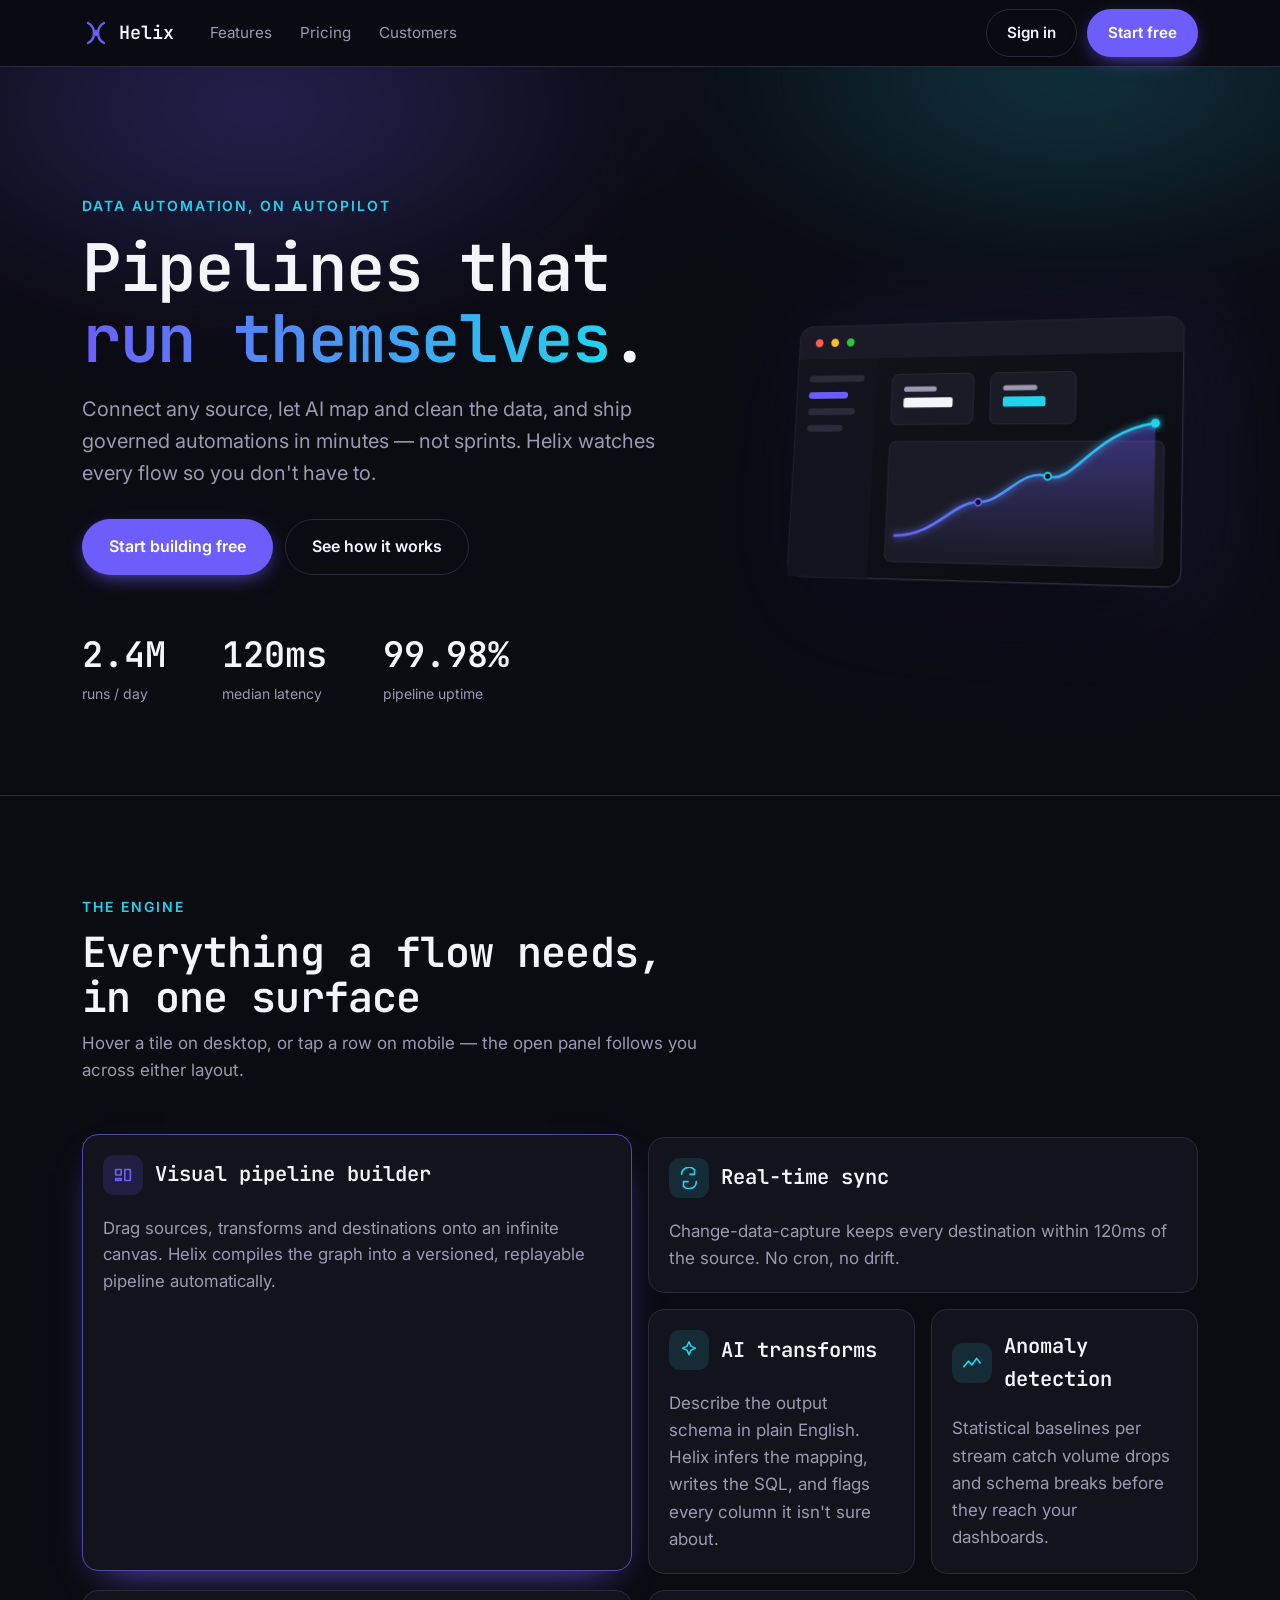
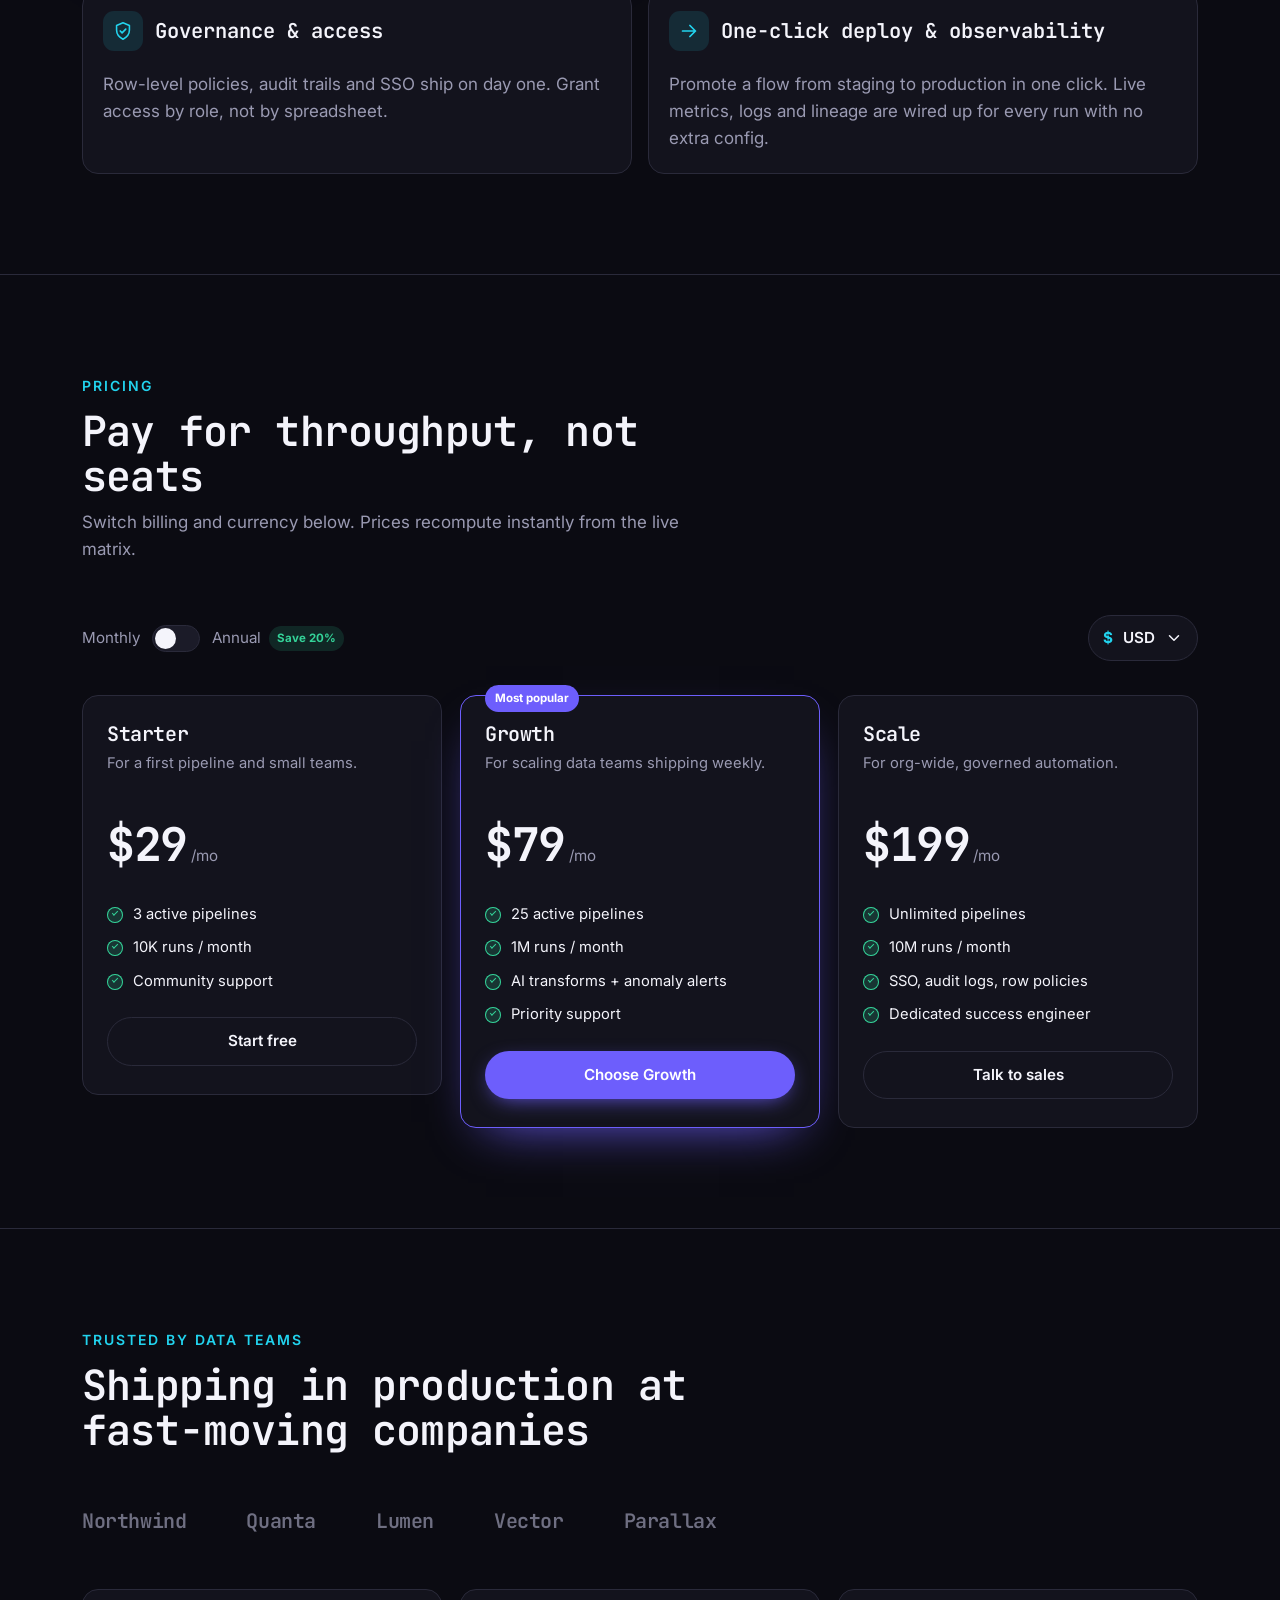
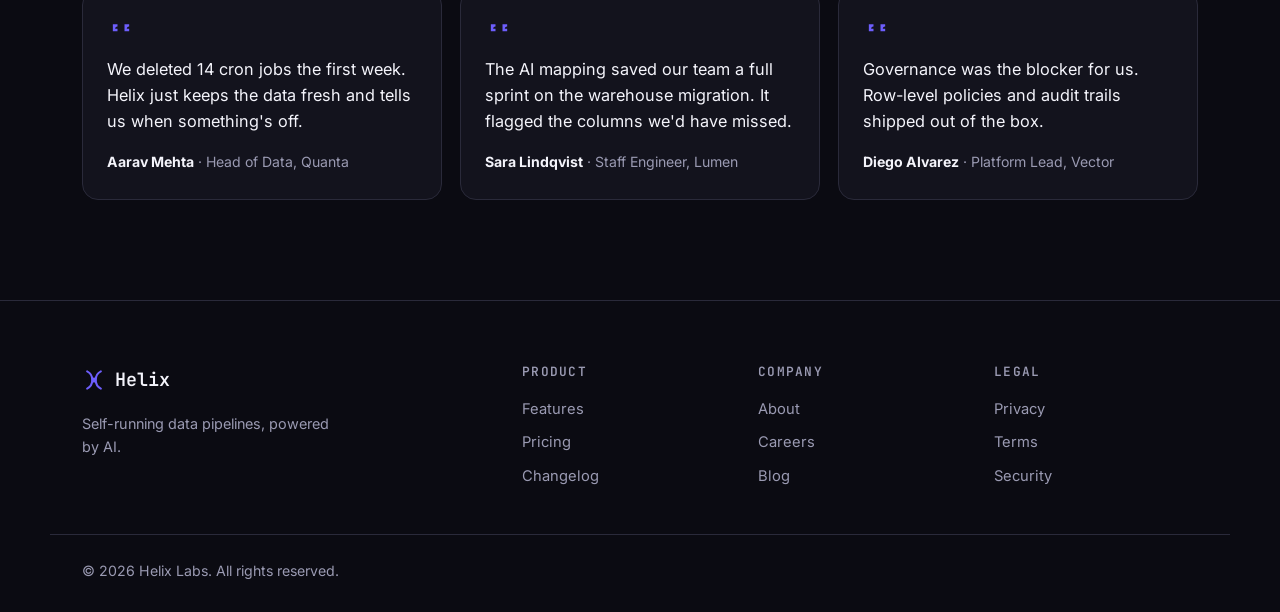
<file: index.html>
<!DOCTYPE html>
<html lang="en">
<head>
  <meta charset="UTF-8" />
  <meta name="viewport" content="width=device-width, initial-scale=1.0" />

  <!-- SEO HYGIENE & METADATA -->
  <title>Helix — AI Data Automation Platform | Self-Running Pipelines</title>
  <meta name="description" content="Helix turns raw data pipelines into self-running workflows. Connect any source, transform with AI, and ship governed automations in minutes." />
  <meta name="keywords" content="ai data automation, data pipelines, etl, workflow automation, saas" />
  <meta name="author" content="Helix" />
  <meta name="robots" content="index, follow" />
  <meta name="theme-color" content="#0b0b12" />
  <link rel="canonical" href="https://ai-platform-landing-sable.vercel.app/" />

  <!-- Open Graph -->
  <meta property="og:type" content="website" />
  <meta property="og:site_name" content="Helix" />
  <meta property="og:title" content="Helix — AI Data Automation Platform" />
  <meta property="og:description" content="Connect any source, transform with AI, and ship governed automations in minutes." />
  <meta property="og:url" content="https://ai-platform-landing-sable.vercel.app/" />
  <meta property="og:image" content="https://ai-platform-landing-sable.vercel.app/assets/og-image.png" />
  <meta property="og:image:width" content="1200" />
  <meta property="og:image:height" content="630" />

  <!-- Twitter -->
  <meta name="twitter:card" content="summary_large_image" />
  <meta name="twitter:title" content="Helix — AI Data Automation Platform" />
  <meta name="twitter:description" content="Self-running data pipelines, powered by AI." />
  <meta name="twitter:image" content="https://ai-platform-landing-sable.vercel.app/assets/og-image.png" />

  <link rel="icon" href="data:image/svg+xml,<svg xmlns='http://www.w3.org/2000/svg' viewBox='0 0 32 32'><circle cx='16' cy='16' r='14' fill='%236d5efc'/></svg>" />

  <script type="application/ld+json">
  {
    "@context": "https://schema.org",
    "@type": "SoftwareApplication",
    "name": "Helix",
    "applicationCategory": "BusinessApplication",
    "operatingSystem": "Web",
    "description": "AI data automation platform for self-running pipelines.",
    "offers": { "@type": "Offer", "price": "29", "priceCurrency": "USD" }
  }
  </script>

  <!-- Fonts: JetBrains Mono (headers) + Inter (body) -->
  <link rel="preconnect" href="https://fonts.googleapis.com" />
  <link rel="preconnect" href="https://fonts.gstatic.com" crossorigin />
  <link rel="stylesheet" href="https://fonts.googleapis.com/css2?family=Inter:wght@400;500;600;700&family=JetBrains+Mono:wght@500;600;700&display=swap" />

  <link rel="stylesheet" href="styles.css" />
</head>

<body>
  <!-- LOADING SEQUENCE (overlay only; content is in the DOM from first paint) -->
  <div id="loader" aria-hidden="true">
    <div class="loader__mark">
      <svg viewBox="0 0 48 48" width="48" height="48" aria-hidden="true">
        <circle class="loader__ring" cx="24" cy="24" r="18" />
      </svg>
    </div>
  </div>

  <!-- HEADER -->
  <header class="site-header" data-enter="1">
    <div class="container site-header__row">
      <a class="brand" href="#top" aria-label="Helix home">
        <svg class="brand__logo" viewBox="0 0 28 28" width="28" height="28" aria-hidden="true">
          <path d="M6 4c8 4 8 16 0 20M22 4c-8 4-8 16 0 20" fill="none" stroke="currentColor" stroke-width="2.4" stroke-linecap="round"/>
          <circle cx="14" cy="14" r="3" fill="currentColor"/>
        </svg>
        <span class="brand__name">Helix</span>
      </a>

      <nav class="site-nav" aria-label="Primary">
        <a href="#features">Features</a>
        <a href="#pricing">Pricing</a>
        <a href="#proof">Customers</a>
      </nav>

      <div class="site-header__actions">
        <a class="btn btn--ghost" href="#">Sign in</a>
        <a class="btn btn--solid" href="#pricing">Start free</a>
      </div>

      <button class="nav-toggle" data-nav-toggle aria-label="Open menu" aria-expanded="false">
        <span></span><span></span><span></span>
      </button>
    </div>
    <nav class="mobile-menu" data-mobile-menu aria-label="Mobile" hidden>
      <a href="#features">Features</a>
      <a href="#pricing">Pricing</a>
      <a href="#proof">Customers</a>
      <a class="btn btn--solid" href="#pricing">Start free</a> 
    </nav>
  </header>

  <main id="top">
    <!-- HERO -->
    <section class="hero" aria-label="Hero">
      <div class="hero__bg" aria-hidden="true"></div>
      <div class="container hero__inner">
        <div class="hero__copy">
          <p class="eyebrow" data-enter="1">Data automation, on autopilot</p>
          <h1 id="hero-title" class="hero__title" data-enter="2">
            Pipelines that <span class="grad">run themselves</span>.
          </h1>
          <p class="hero__lead" data-enter="3">
            Connect any source, let AI map and clean the data, and ship governed
            automations in minutes — not sprints. Helix watches every flow so you don't have to.
          </p>
          <div class="hero__cta" data-enter="3">
            <a class="btn btn--solid btn--lg" href="#pricing">Start building free</a>
            <a class="btn btn--ghost btn--lg" href="#features">See how it works</a>
          </div>
          <dl class="hero__stats" data-enter="3">
            <div><dt>2.4M</dt><dd>runs / day</dd></div>
            <div><dt>120ms</dt><dd>median latency</dd></div>
            <div><dt>99.98%</dt><dd>pipeline uptime</dd></div>
          </dl>
        </div>

        <!-- NEW: Pure SVG 3D Abstract Dashboard Graphic -->
               <div class="hero__visual" data-enter="3">
          <div class="dashboard-3d">
            <svg viewBox="0 0 500 360" width="100%" height="100%" xmlns="http://www.w3.org/2000/svg" aria-hidden="true">
              <defs>
                <linearGradient id="bgGrad" x1="0" y1="0" x2="1" y2="1">
                  <stop offset="0%" stop-color="#13131d"/>
                  <stop offset="100%" stop-color="#0b0b12"/>
                </linearGradient>
                <linearGradient id="lineGrad" x1="0" y1="0" x2="1" y2="0">
                  <stop offset="0%" stop-color="#6d5efc"/>
                  <stop offset="100%" stop-color="#22d3ee"/>
                </linearGradient>
                <linearGradient id="fillGrad" x1="0" y1="0" x2="0" y2="1">
                  <stop offset="0%" stop-color="#6d5efc" stop-opacity="0.4"/>
                  <stop offset="100%" stop-color="#6d5efc" stop-opacity="0"/>
                </linearGradient>
                <filter id="glow" x="-50%" y="-50%" width="200%" height="200%">
                  <feGaussianBlur stdDeviation="4" result="blur" />
                  <feMerge>
                    <feMergeNode in="blur" />
                    <feMergeNode in="SourceGraphic" />
                  </feMerge>
                </filter>
              </defs>

              <!-- App Window Background -->
              <rect x="20" y="30" width="460" height="300" rx="16" fill="url(#bgGrad)" stroke="#2a2a3a" stroke-width="1.5" />
              
              <!-- Title Bar -->
              <rect x="20" y="30" width="460" height="40" rx="16" fill="#1b1b28" />
              <rect x="20" y="50" width="460" height="20" fill="#1b1b28" /> 
              <circle cx="45" cy="50" r="5" fill="#ff5f56"/>
              <circle cx="65" cy="50" r="5" fill="#ffbd2e"/>
              <circle cx="85" cy="50" r="5" fill="#27c93f"/>

              <!-- Sidebar -->
              <rect x="20" y="70" width="100" height="260" fill="#13131d" />
              <rect x="35" y="90" width="70" height="8" rx="4" fill="#2a2a3a" />
              <rect x="35" y="110" width="50" height="8" rx="4" fill="#6d5efc" /> <!-- Active nav -->
              <rect x="35" y="130" width="60" height="8" rx="4" fill="#2a2a3a" />
              <rect x="35" y="150" width="45" height="8" rx="4" fill="#2a2a3a" />

              <!-- Main Content Area -->
              <!-- Data Cards -->
              <rect x="140" y="90" width="100" height="60" rx="8" fill="#1b1b28" stroke="#2a2a3a" />
              <rect x="155" y="105" width="40" height="6" rx="3" fill="#9a9ab2" />
              <rect x="155" y="118" width="60" height="12" rx="3" fill="#f4f4fb" />
              
              <rect x="260" y="90" width="100" height="60" rx="8" fill="#1b1b28" stroke="#2a2a3a" />
              <rect x="275" y="105" width="40" height="6" rx="3" fill="#9a9ab2" />
              <rect x="275" y="118" width="50" height="12" rx="3" fill="#22d3ee" />

              <!-- Graph Area -->
              <rect x="140" y="170" width="320" height="140" rx="8" fill="#1b1b28" stroke="#2a2a3a" />
              
              <!-- Graph Fill -->
              <path d="M 150 280 C 200 280, 220 240, 250 240 C 280 240, 300 200, 330 210 C 360 220, 380 160, 450 150 L 450 300 L 150 300 Z" fill="url(#fillGrad)" />
              
              <!-- Graph Line -->
              <path d="M 150 280 C 200 280, 220 240, 250 240 C 280 240, 300 200, 330 210 C 360 220, 380 160, 450 150" fill="none" stroke="url(#lineGrad)" stroke-width="3" filter="url(#glow)" />
              
              <!-- Graph Nodes -->
              <circle cx="250" cy="240" r="4" fill="#0b0b12" stroke="#6d5efc" stroke-width="2"/>
              <circle cx="330" cy="210" r="4" fill="#0b0b12" stroke="#22d3ee" stroke-width="2"/>
              <circle cx="450" cy="150" r="5" fill="#22d3ee" filter="url(#glow)"/>
            </svg>
          </div>
        </div>
      </div>
    </section>

    <!-- FEATURE 2: BENTO ↔ ACCORDION -->
    <section id="features" class="features" aria-labelledby="features-title">
      <div class="container">
        <header class="section-head">
          <p class="eyebrow">The engine</p>
          <h2 id="features-title">Everything a flow needs, in one surface</h2>
          <p class="section-sub">Hover a tile on desktop, or tap a row on mobile — the open panel follows you across either layout.</p>
        </header>

        <div class="bento" data-bento>
          <article class="feature feature--lg" data-index="0">
            <button class="feature__head" aria-expanded="false" aria-controls="panel-0">
              <span class="feature__icon">
                <svg viewBox="0 0 24 24" width="22" height="22" aria-hidden="true"><path d="M4 6h6v6H4zM14 6h6v12h-6zM4 16h6v2H4z" fill="none" stroke="currentColor" stroke-width="1.8" stroke-linejoin="round"/></svg>
              </span>
              <span class="feature__title">Visual pipeline builder</span>
              <span class="feature__chevron" aria-hidden="true">
                <svg viewBox="0 0 24 24" width="20" height="20"><path d="M6 9l6 6 6-6" fill="none" stroke="currentColor" stroke-width="2" stroke-linecap="round" stroke-linejoin="round"/></svg>
              </span>
            </button>
            <div class="feature__panel" id="panel-0" role="region">
              <div class="feature__panel-inner">
                <p>Drag sources, transforms and destinations onto an infinite canvas. Helix compiles the graph into a versioned, replayable pipeline automatically.</p>
              </div>
            </div>
          </article>

          <article class="feature" data-index="1">
            <button class="feature__head" aria-expanded="false" aria-controls="panel-1">
              <span class="feature__icon">
                <svg viewBox="0 0 24 24" width="22" height="22" aria-hidden="true"><path d="M4 8a8 8 0 0114-5M20 16a8 8 0 01-14 5" fill="none" stroke="currentColor" stroke-width="1.8" stroke-linecap="round"/><path d="M18 3v5h-5M6 21v-5h5" fill="none" stroke="currentColor" stroke-width="1.8" stroke-linecap="round" stroke-linejoin="round"/></svg>
              </span>
              <span class="feature__title">Real-time sync</span>
              <span class="feature__chevron" aria-hidden="true">
                <svg viewBox="0 0 24 24" width="20" height="20"><path d="M6 9l6 6 6-6" fill="none" stroke="currentColor" stroke-width="2" stroke-linecap="round" stroke-linejoin="round"/></svg>
              </span>
            </button>
            <div class="feature__panel" id="panel-1" role="region">
              <div class="feature__panel-inner">
                <p>Change-data-capture keeps every destination within 120ms of the source. No cron, no drift.</p>
              </div>
            </div>
          </article>

          <article class="feature" data-index="2">
            <button class="feature__head" aria-expanded="false" aria-controls="panel-2">
              <span class="feature__icon">
                <svg viewBox="0 0 24 24" width="22" height="22" aria-hidden="true"><path d="M12 3l2.2 4.8L19 10l-4.8 2.2L12 17l-2.2-4.8L5 10l4.8-2.2z" fill="none" stroke="currentColor" stroke-width="1.7" stroke-linejoin="round"/></svg>
              </span>
              <span class="feature__title">AI transforms</span>
              <span class="feature__chevron" aria-hidden="true">
                <svg viewBox="0 0 24 24" width="20" height="20"><path d="M6 9l6 6 6-6" fill="none" stroke="currentColor" stroke-width="2" stroke-linecap="round" stroke-linejoin="round"/></svg>
              </span>
            </button>
            <div class="feature__panel" id="panel-2" role="region">
              <div class="feature__panel-inner">
                <p>Describe the output schema in plain English. Helix infers the mapping, writes the SQL, and flags every column it isn't sure about.</p>
              </div>
            </div>
          </article>

          <article class="feature" data-index="3">
            <button class="feature__head" aria-expanded="false" aria-controls="panel-3">
              <span class="feature__icon">
                <svg viewBox="0 0 24 24" width="22" height="22" aria-hidden="true"><path d="M3 16l5-6 4 4 5-7 4 5" fill="none" stroke="currentColor" stroke-width="1.8" stroke-linecap="round" stroke-linejoin="round"/></svg>
              </span>
              <span class="feature__title">Anomaly detection</span>
              <span class="feature__chevron" aria-hidden="true">
                <svg viewBox="0 0 24 24" width="20" height="20"><path d="M6 9l6 6 6-6" fill="none" stroke="currentColor" stroke-width="2" stroke-linecap="round" stroke-linejoin="round"/></svg>
              </span>
            </button>
            <div class="feature__panel" id="panel-3" role="region">
              <div class="feature__panel-inner">
                <p>Statistical baselines per stream catch volume drops and schema breaks before they reach your dashboards.</p>
              </div>
            </div>
          </article>

          <article class="feature" data-index="4">
            <button class="feature__head" aria-expanded="false" aria-controls="panel-4">
              <span class="feature__icon">
                <svg viewBox="0 0 24 24" width="22" height="22" aria-hidden="true"><path d="M12 3l7 3v5c0 4.5-3 8-7 10-4-2-7-5.5-7-10V6z" fill="none" stroke="currentColor" stroke-width="1.7" stroke-linejoin="round"/><path d="M9 12l2 2 4-4" fill="none" stroke="currentColor" stroke-width="1.8" stroke-linecap="round" stroke-linejoin="round"/></svg>
              </span>
              <span class="feature__title">Governance &amp; access</span>
              <span class="feature__chevron" aria-hidden="true">
                <svg viewBox="0 0 24 24" width="20" height="20"><path d="M6 9l6 6 6-6" fill="none" stroke="currentColor" stroke-width="2" stroke-linecap="round" stroke-linejoin="round"/></svg>
              </span>
            </button>
            <div class="feature__panel" id="panel-4" role="region">
              <div class="feature__panel-inner">
                <p>Row-level policies, audit trails and SSO ship on day one. Grant access by role, not by spreadsheet.</p>
              </div>
            </div>
          </article>

          <article class="feature feature--wide" data-index="5">
            <button class="feature__head" aria-expanded="false" aria-controls="panel-5">
              <span class="feature__icon">
                <svg viewBox="0 0 24 24" width="22" height="22" aria-hidden="true"><path d="M5 12h14M13 6l6 6-6 6" fill="none" stroke="currentColor" stroke-width="1.9" stroke-linecap="round" stroke-linejoin="round"/></svg>
              </span>
              <span class="feature__title">One-click deploy &amp; observability</span>
              <span class="feature__chevron" aria-hidden="true">
                <svg viewBox="0 0 24 24" width="20" height="20"><path d="M6 9l6 6 6-6" fill="none" stroke="currentColor" stroke-width="2" stroke-linecap="round" stroke-linejoin="round"/></svg>
              </span>
            </button>
            <div class="feature__panel" id="panel-5" role="region">
              <div class="feature__panel-inner">
                <p>Promote a flow from staging to production in one click. Live metrics, logs and lineage are wired up for every run with no extra config.</p>
              </div>
            </div>
          </article>
        </div>
      </div>
    </section>

    <!-- FEATURE 1: PRICING MATRIX -->
    <section id="pricing" class="pricing" aria-labelledby="pricing-title">
      <div class="container">
        <header class="section-head">
          <p class="eyebrow">Pricing</p>
          <h2 id="pricing-title">Pay for throughput, not seats</h2>
          <p class="section-sub">Switch billing and currency below. Prices recompute instantly from the live matrix.</p>
        </header>

        <div class="pricing__controls">
          <div class="billing" role="group" aria-label="Billing cycle">
            <span class="billing__label" data-billing-monthly>Monthly</span>
            <button class="switch" role="switch" aria-checked="false" data-billing aria-label="Toggle annual billing">
              <span class="switch__knob"></span>
            </button>
            <span class="billing__label" data-billing-annual>
              Annual <span class="badge" data-save>Save 20%</span>
            </span>
          </div>

          <div class="dropdown" data-dropdown>
            <button class="dropdown__btn" aria-haspopup="listbox" aria-expanded="false" aria-label="Select currency">
              <span class="dropdown__cur" data-cur-symbol>$</span>
              <span data-cur-code>USD</span>
              <svg viewBox="0 0 24 24" width="18" height="18" aria-hidden="true"><path d="M6 9l6 6 6-6" fill="none" stroke="currentColor" stroke-width="2" stroke-linecap="round" stroke-linejoin="round"/></svg>
            </button>
            <ul class="dropdown__menu" role="listbox" aria-label="Currency" hidden>
              <li role="option" data-value="USD" aria-selected="true" tabindex="-1"><span>$</span> USD — US Dollar</li>
              <li role="option" data-value="INR" aria-selected="false" tabindex="-1"><span>₹</span> INR — Indian Rupee</li>
              <li role="option" data-value="EUR" aria-selected="false" tabindex="-1"><span>€</span> EUR — Euro</li>
            </ul>
          </div>
        </div>

        <div class="tiers">
          <article class="tier" data-tier="starter">
            <h3 class="tier__name">Starter</h3>
            <p class="tier__desc">For a first pipeline and small teams.</p>
            <p class="tier__price">
              <span class="tier__amount" data-amount="starter">—</span>
              <span class="tier__period" data-period>/mo</span>
            </p>
            <ul class="tier__features">
              <li>3 active pipelines</li>
              <li>10K runs / month</li>
              <li>Community support</li>
            </ul>
            <a class="btn btn--ghost btn--block" href="#">Start free</a>
          </article>

          <article class="tier tier--featured" data-tier="growth">
            <span class="tier__flag">Most popular</span>
            <h3 class="tier__name">Growth</h3>
            <p class="tier__desc">For scaling data teams shipping weekly.</p>
            <p class="tier__price">
              <span class="tier__amount" data-amount="growth">—</span>
              <span class="tier__period" data-period>/mo</span>
            </p>
            <ul class="tier__features">
              <li>25 active pipelines</li>
              <li>1M runs / month</li>
              <li>AI transforms + anomaly alerts</li>
              <li>Priority support</li>
            </ul>
            <a class="btn btn--solid btn--block" href="#">Choose Growth</a>
          </article>

          <article class="tier" data-tier="scale">
            <h3 class="tier__name">Scale</h3>
            <p class="tier__desc">For org-wide, governed automation.</p>
            <p class="tier__price">
              <span class="tier__amount" data-amount="scale">—</span>
              <span class="tier__period" data-period>/mo</span>
            </p>
            <ul class="tier__features">
              <li>Unlimited pipelines</li>
              <li>10M runs / month</li>
              <li>SSO, audit logs, row policies</li>
              <li>Dedicated success engineer</li>
            </ul>
            <a class="btn btn--ghost btn--block" href="#">Talk to sales</a>
          </article>
        </div>
      </div>
    </section>

    <!-- SOCIAL PROOF -->
    <section id="proof" class="proof" aria-labelledby="proof-title">
      <div class="container">
        <header class="section-head">
          <p class="eyebrow">Trusted by data teams</p>
          <h2 id="proof-title">Shipping in production at fast-moving companies</h2>
        </header>

        <ul class="logos" aria-label="Customer logos">
          <li>Northwind</li><li>Quanta</li><li>Lumen</li><li>Vector</li><li>Parallax</li>
        </ul>

        <div class="quotes">
          <figure class="quote">
            <svg class="quote__mark" viewBox="0 0 24 24" width="28" height="28" aria-hidden="true"><path d="M9 7H5v6h4v-2H7c0-1 .5-2 2-2zM19 7h-4v6h4v-2h-2c0-1 .5-2 2-2z" fill="currentColor"/></svg>
            <blockquote>We deleted 14 cron jobs the first week. Helix just keeps the data fresh and tells us when something's off.</blockquote>
            <figcaption><strong>Aarav Mehta</strong> · Head of Data, Quanta</figcaption>
          </figure>
          <figure class="quote">
            <svg class="quote__mark" viewBox="0 0 24 24" width="28" height="28" aria-hidden="true"><path d="M9 7H5v6h4v-2H7c0-1 .5-2 2-2zM19 7h-4v6h4v-2h-2c0-1 .5-2 2-2z" fill="currentColor"/></svg>
            <blockquote>The AI mapping saved our team a full sprint on the warehouse migration. It flagged the columns we'd have missed.</blockquote>
            <figcaption><strong>Sara Lindqvist</strong> · Staff Engineer, Lumen</figcaption>
          </figure>
          <figure class="quote">
            <svg class="quote__mark" viewBox="0 0 24 24" width="28" height="28" aria-hidden="true"><path d="M9 7H5v6h4v-2H7c0-1 .5-2 2-2zM19 7h-4v6h4v-2h-2c0-1 .5-2 2-2z" fill="currentColor"/></svg>
            <blockquote>Governance was the blocker for us. Row-level policies and audit trails shipped out of the box.</blockquote>
            <figcaption><strong>Diego Alvarez</strong> · Platform Lead, Vector</figcaption>
          </figure>
        </div>
      </div>
    </section>
  </main>

  <!-- FOOTER -->
  <footer class="site-footer">
    <div class="container site-footer__grid">
      <div class="site-footer__brand">
        <a class="brand" href="#top" aria-label="Helix home">
          <svg class="brand__logo" viewBox="0 0 28 28" width="24" height="24" aria-hidden="true"><path d="M6 4c8 4 8 16 0 20M22 4c-8 4-8 16 0 20" fill="none" stroke="currentColor" stroke-width="2.4" stroke-linecap="round"/><circle cx="14" cy="14" r="3" fill="currentColor"/></svg>
          <span class="brand__name">Helix</span>
        </a>
        <p>Self-running data pipelines, powered by AI.</p>
      </div>
      <nav aria-label="Product"><h3>Product</h3><a href="#features">Features</a><a href="#pricing">Pricing</a><a href="#">Changelog</a></nav>
      <nav aria-label="Company"><h3>Company</h3><a href="#">About</a><a href="#">Careers</a><a href="#">Blog</a></nav>
      <nav aria-label="Legal"><h3>Legal</h3><a href="#">Privacy</a><a href="#">Terms</a><a href="#">Security</a></nav>
    </div>
    <div class="container site-footer__base">
      <small>© 2026 Helix Labs. All rights reserved.</small>
    </div>
  </footer>

  <script src="main.js" defer></script>
</body>
</html>
</file>
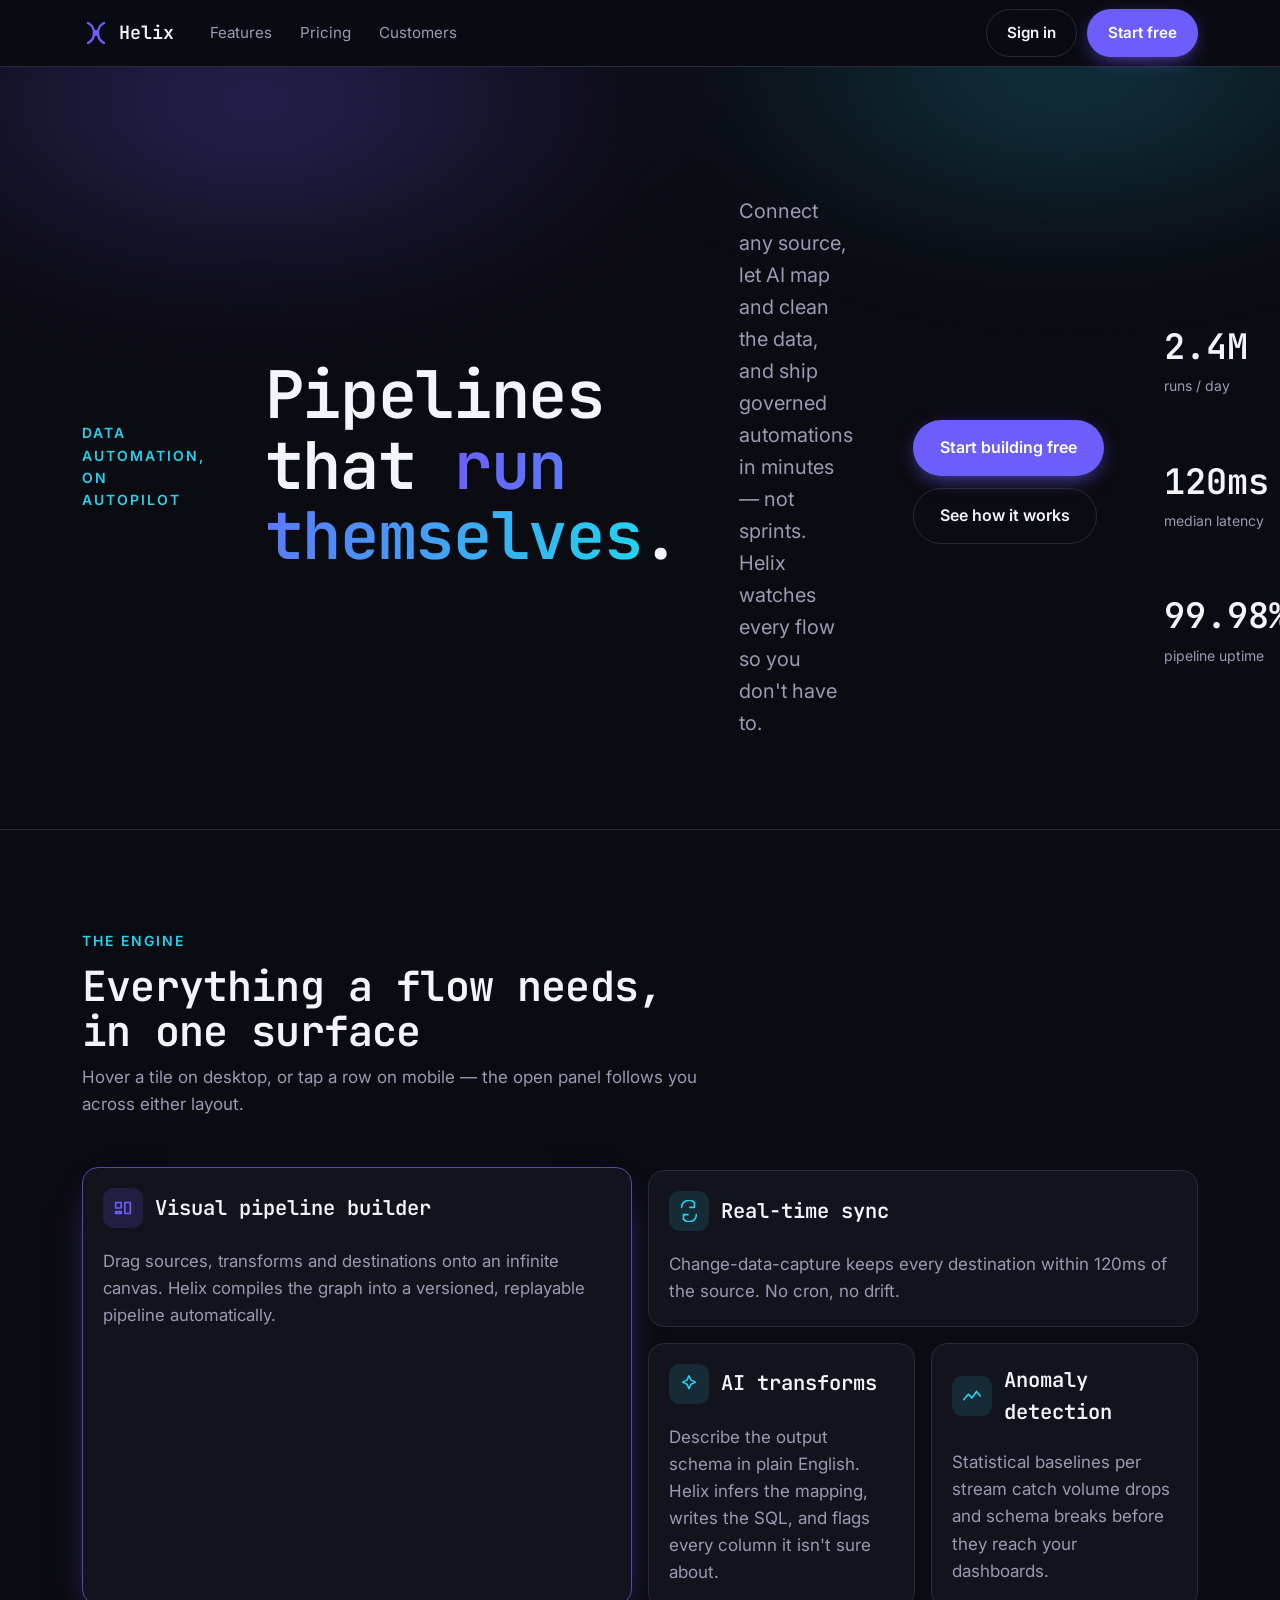
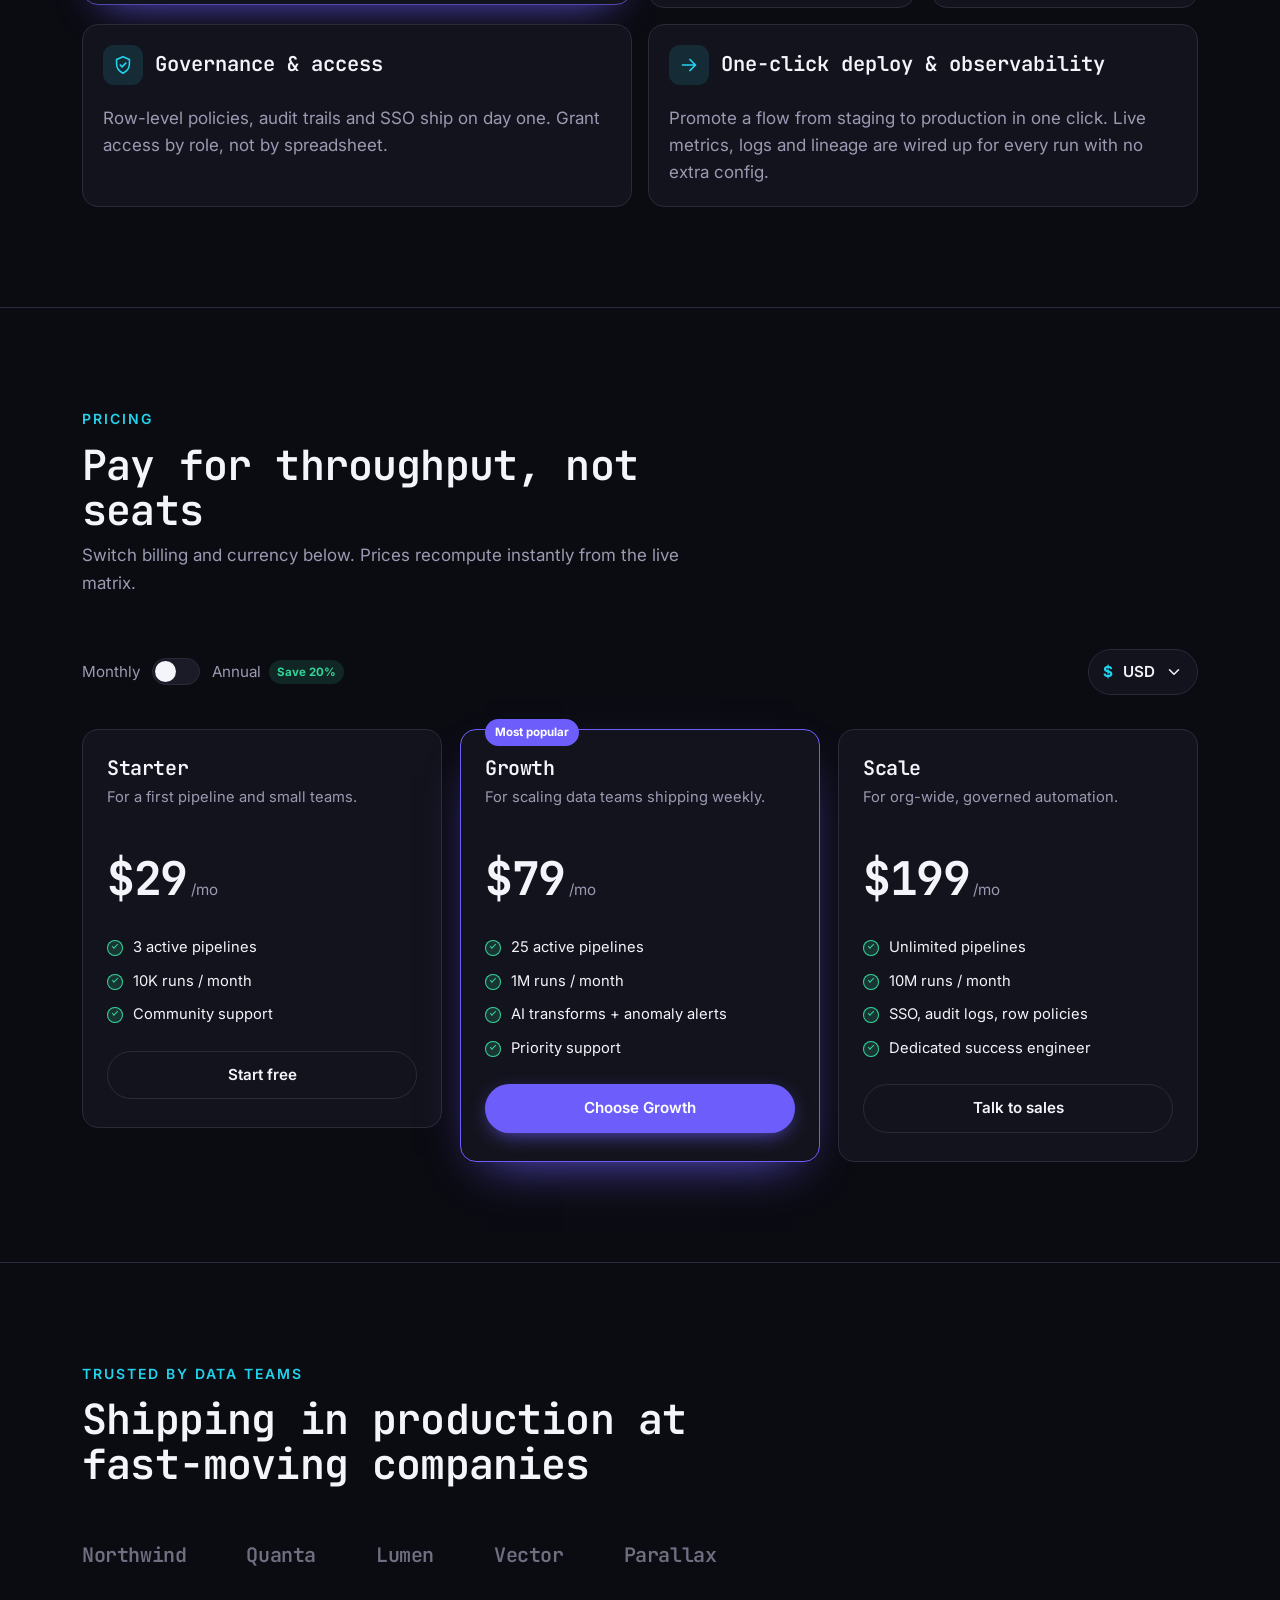
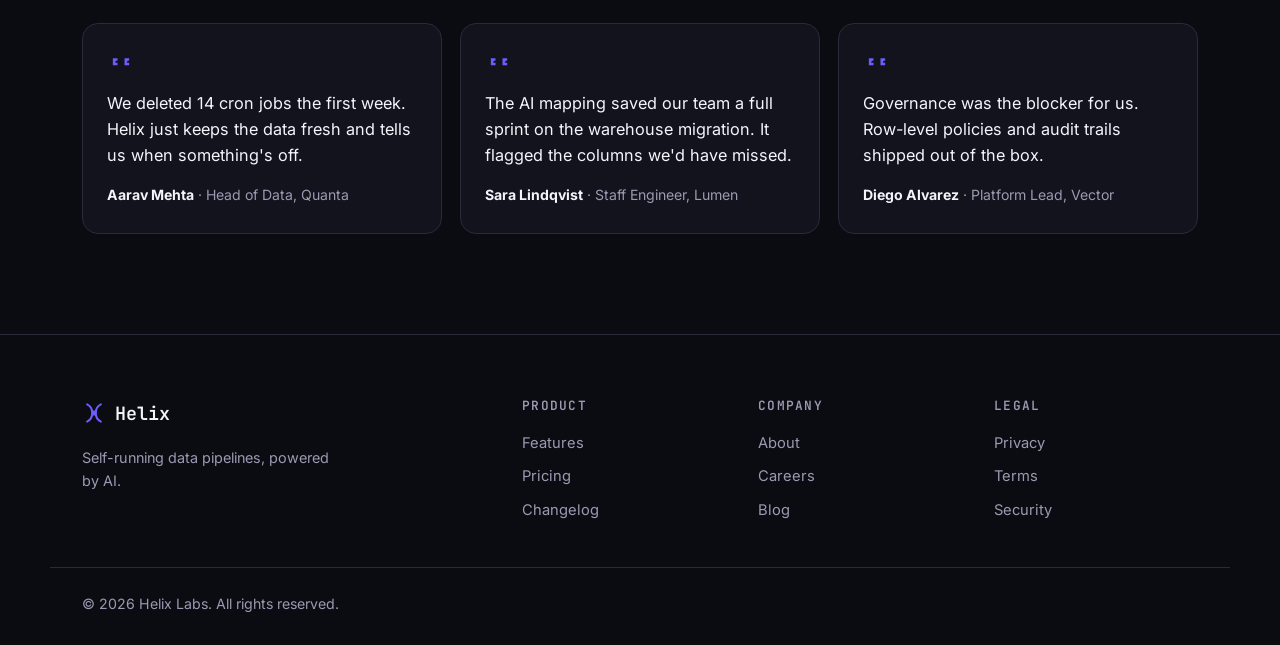
<file: index_1.html>
<!DOCTYPE html>
<html lang="en">
<head>
  <meta charset="UTF-8" />
  <meta name="viewport" content="width=device-width, initial-scale=1.0" />

  <!-- SEO HYGIENE & METADATA -->
  <title>Helix — AI Data Automation Platform | Self-Running Pipelines</title>
  <meta name="description" content="Helix turns raw data pipelines into self-running workflows. Connect any source, transform with AI, and ship governed automations in minutes." />
  <meta name="keywords" content="ai data automation, data pipelines, etl, workflow automation, saas" />
  <meta name="author" content="Helix" />
  <meta name="robots" content="index, follow" />
  <meta name="theme-color" content="#0b0b12" />
  <link rel="canonical" href="https://ai-platform-landing-sable.vercel.app/" />

  <!-- Open Graph -->
  <meta property="og:type" content="website" />
  <meta property="og:site_name" content="Helix" />
  <meta property="og:title" content="Helix — AI Data Automation Platform" />
  <meta property="og:description" content="Connect any source, transform with AI, and ship governed automations in minutes." />
  <meta property="og:url" content="https://ai-platform-landing-sable.vercel.app/" />
  <meta property="og:image" content="https://ai-platform-landing-sable.vercel.app/assets/og-image.png" />
  <meta property="og:image:width" content="1200" />
  <meta property="og:image:height" content="630" />

  <!-- Twitter -->
  <meta name="twitter:card" content="summary_large_image" />
  <meta name="twitter:title" content="Helix — AI Data Automation Platform" />
  <meta name="twitter:description" content="Self-running data pipelines, powered by AI." />
  <meta name="twitter:image" content="https://ai-platform-landing-sable.vercel.app/assets/og-image.png" />

  <link rel="icon" href="data:image/svg+xml,<svg xmlns='http://www.w3.org/2000/svg' viewBox='0 0 32 32'><circle cx='16' cy='16' r='14' fill='%236d5efc'/></svg>" />

  <script type="application/ld+json">
  {
    "@context": "https://schema.org",
    "@type": "SoftwareApplication",
    "name": "Helix",
    "applicationCategory": "BusinessApplication",
    "operatingSystem": "Web",
    "description": "AI data automation platform for self-running pipelines.",
    "offers": { "@type": "Offer", "price": "29", "priceCurrency": "USD" }
  }
  </script>

  <!-- Fonts: JetBrains Mono (headers) + Inter (body) -->
  <link rel="preconnect" href="https://fonts.googleapis.com" />
  <link rel="preconnect" href="https://fonts.gstatic.com" crossorigin />
  <link rel="stylesheet" href="https://fonts.googleapis.com/css2?family=Inter:wght@400;500;600;700&family=JetBrains+Mono:wght@500;600;700&display=swap" />

  <link rel="stylesheet" href="styles.css" />
</head>

<body>
  <!-- LOADING SEQUENCE (overlay only; content is in the DOM from first paint) -->
  <div id="loader" aria-hidden="true">
    <div class="loader__mark">
      <svg viewBox="0 0 48 48" width="48" height="48" aria-hidden="true">
        <circle class="loader__ring" cx="24" cy="24" r="18" />
      </svg>
    </div>
  </div>

  <!-- HEADER -->
  <header class="site-header" data-enter="1">
    <div class="container site-header__row">
      <a class="brand" href="#top" aria-label="Helix home">
        <svg class="brand__logo" viewBox="0 0 28 28" width="28" height="28" aria-hidden="true">
          <path d="M6 4c8 4 8 16 0 20M22 4c-8 4-8 16 0 20" fill="none" stroke="currentColor" stroke-width="2.4" stroke-linecap="round"/>
          <circle cx="14" cy="14" r="3" fill="currentColor"/>
        </svg>
        <span class="brand__name">Helix</span>
      </a>

      <nav class="site-nav" aria-label="Primary">
        <a href="#features">Features</a>
        <a href="#pricing">Pricing</a>
        <a href="#proof">Customers</a>
      </nav>

      <div class="site-header__actions">
        <a class="btn btn--ghost" href="#">Sign in</a>
        <a class="btn btn--solid" href="#pricing">Start free</a>
      </div>

      <button class="nav-toggle" data-nav-toggle aria-label="Open menu" aria-expanded="false">
        <span></span><span></span><span></span>
      </button>
    </div>
    <nav class="mobile-menu" data-mobile-menu aria-label="Mobile" hidden>
      <a href="#features">Features</a>
      <a href="#pricing">Pricing</a>
      <a href="#proof">Customers</a>
      <a class="btn btn--solid" href="#pricing">Start free</a>
    </nav>
  </header>

  <main id="top">
    <!-- HERO -->
    <section class="hero" aria-labelledby="hero-title">
      <div class="hero__bg" aria-hidden="true"></div>
      <div class="container hero__inner">
        <p class="eyebrow" data-enter="1">Data automation, on autopilot</p>
        <h1 id="hero-title" class="hero__title" data-enter="2">
          Pipelines that <span class="grad">run themselves</span>.
        </h1>
        <p class="hero__lead" data-enter="3">
          Connect any source, let AI map and clean the data, and ship governed
          automations in minutes — not sprints. Helix watches every flow so you don't have to.
        </p>
        <div class="hero__cta" data-enter="3">
          <a class="btn btn--solid btn--lg" href="#pricing">Start building free</a>
          <a class="btn btn--ghost btn--lg" href="#features">See how it works</a>
        </div>
        <dl class="hero__stats" data-enter="3">
          <div><dt>2.4M</dt><dd>runs / day</dd></div>
          <div><dt>120ms</dt><dd>median latency</dd></div>
          <div><dt>99.98%</dt><dd>pipeline uptime</dd></div>
        </dl>
      </div>
    </section>

    <!-- FEATURE 2: BENTO ↔ ACCORDION -->
    <section id="features" class="features" aria-labelledby="features-title">
      <div class="container">
        <header class="section-head">
          <p class="eyebrow">The engine</p>
          <h2 id="features-title">Everything a flow needs, in one surface</h2>
          <p class="section-sub">Hover a tile on desktop, or tap a row on mobile — the open panel follows you across either layout.</p>
        </header>

        <div class="bento" data-bento>
          <article class="feature feature--lg" data-index="0">
            <button class="feature__head" aria-expanded="true" aria-controls="panel-0">
              <span class="feature__icon">
                <svg viewBox="0 0 24 24" width="22" height="22" aria-hidden="true"><path d="M4 6h6v6H4zM14 6h6v12h-6zM4 16h6v2H4z" fill="none" stroke="currentColor" stroke-width="1.8" stroke-linejoin="round"/></svg>
              </span>
              <span class="feature__title">Visual pipeline builder</span>
              <span class="feature__chevron" aria-hidden="true">
                <svg viewBox="0 0 24 24" width="20" height="20"><path d="M6 9l6 6 6-6" fill="none" stroke="currentColor" stroke-width="2" stroke-linecap="round" stroke-linejoin="round"/></svg>
              </span>
            </button>
            <div class="feature__panel" id="panel-0" role="region">
              <div class="feature__panel-inner">
                <p>Drag sources, transforms and destinations onto an infinite canvas. Helix compiles the graph into a versioned, replayable pipeline automatically.</p>
              </div>
            </div>
          </article>

          <article class="feature" data-index="1">
            <button class="feature__head" aria-expanded="true" aria-controls="panel-1">
              <span class="feature__icon">
                <svg viewBox="0 0 24 24" width="22" height="22" aria-hidden="true"><path d="M4 8a8 8 0 0114-5M20 16a8 8 0 01-14 5" fill="none" stroke="currentColor" stroke-width="1.8" stroke-linecap="round"/><path d="M18 3v5h-5M6 21v-5h5" fill="none" stroke="currentColor" stroke-width="1.8" stroke-linecap="round" stroke-linejoin="round"/></svg>
              </span>
              <span class="feature__title">Real-time sync</span>
              <span class="feature__chevron" aria-hidden="true">
                <svg viewBox="0 0 24 24" width="20" height="20"><path d="M6 9l6 6 6-6" fill="none" stroke="currentColor" stroke-width="2" stroke-linecap="round" stroke-linejoin="round"/></svg>
              </span>
            </button>
            <div class="feature__panel" id="panel-1" role="region">
              <div class="feature__panel-inner">
                <p>Change-data-capture keeps every destination within 120ms of the source. No cron, no drift.</p>
              </div>
            </div>
          </article>

          <article class="feature" data-index="2">
            <button class="feature__head" aria-expanded="true" aria-controls="panel-2">
              <span class="feature__icon">
                <svg viewBox="0 0 24 24" width="22" height="22" aria-hidden="true"><path d="M12 3l2.2 4.8L19 10l-4.8 2.2L12 17l-2.2-4.8L5 10l4.8-2.2z" fill="none" stroke="currentColor" stroke-width="1.7" stroke-linejoin="round"/></svg>
              </span>
              <span class="feature__title">AI transforms</span>
              <span class="feature__chevron" aria-hidden="true">
                <svg viewBox="0 0 24 24" width="20" height="20"><path d="M6 9l6 6 6-6" fill="none" stroke="currentColor" stroke-width="2" stroke-linecap="round" stroke-linejoin="round"/></svg>
              </span>
            </button>
            <div class="feature__panel" id="panel-2" role="region">
              <div class="feature__panel-inner">
                <p>Describe the output schema in plain English. Helix infers the mapping, writes the SQL, and flags every column it isn't sure about.</p>
              </div>
            </div>
          </article>

          <article class="feature" data-index="3">
            <button class="feature__head" aria-expanded="true" aria-controls="panel-3">
              <span class="feature__icon">
                <svg viewBox="0 0 24 24" width="22" height="22" aria-hidden="true"><path d="M3 16l5-6 4 4 5-7 4 5" fill="none" stroke="currentColor" stroke-width="1.8" stroke-linecap="round" stroke-linejoin="round"/></svg>
              </span>
              <span class="feature__title">Anomaly detection</span>
              <span class="feature__chevron" aria-hidden="true">
                <svg viewBox="0 0 24 24" width="20" height="20"><path d="M6 9l6 6 6-6" fill="none" stroke="currentColor" stroke-width="2" stroke-linecap="round" stroke-linejoin="round"/></svg>
              </span>
            </button>
            <div class="feature__panel" id="panel-3" role="region">
              <div class="feature__panel-inner">
                <p>Statistical baselines per stream catch volume drops and schema breaks before they reach your dashboards.</p>
              </div>
            </div>
          </article>

          <article class="feature" data-index="4">
            <button class="feature__head" aria-expanded="true" aria-controls="panel-4">
              <span class="feature__icon">
                <svg viewBox="0 0 24 24" width="22" height="22" aria-hidden="true"><path d="M12 3l7 3v5c0 4.5-3 8-7 10-4-2-7-5.5-7-10V6z" fill="none" stroke="currentColor" stroke-width="1.7" stroke-linejoin="round"/><path d="M9 12l2 2 4-4" fill="none" stroke="currentColor" stroke-width="1.8" stroke-linecap="round" stroke-linejoin="round"/></svg>
              </span>
              <span class="feature__title">Governance &amp; access</span>
              <span class="feature__chevron" aria-hidden="true">
                <svg viewBox="0 0 24 24" width="20" height="20"><path d="M6 9l6 6 6-6" fill="none" stroke="currentColor" stroke-width="2" stroke-linecap="round" stroke-linejoin="round"/></svg>
              </span>
            </button>
            <div class="feature__panel" id="panel-4" role="region">
              <div class="feature__panel-inner">
                <p>Row-level policies, audit trails and SSO ship on day one. Grant access by role, not by spreadsheet.</p>
              </div>
            </div>
          </article>

          <article class="feature feature--wide" data-index="5">
            <button class="feature__head" aria-expanded="true" aria-controls="panel-5">
              <span class="feature__icon">
                <svg viewBox="0 0 24 24" width="22" height="22" aria-hidden="true"><path d="M5 12h14M13 6l6 6-6 6" fill="none" stroke="currentColor" stroke-width="1.9" stroke-linecap="round" stroke-linejoin="round"/></svg>
              </span>
              <span class="feature__title">One-click deploy &amp; observability</span>
              <span class="feature__chevron" aria-hidden="true">
                <svg viewBox="0 0 24 24" width="20" height="20"><path d="M6 9l6 6 6-6" fill="none" stroke="currentColor" stroke-width="2" stroke-linecap="round" stroke-linejoin="round"/></svg>
              </span>
            </button>
            <div class="feature__panel" id="panel-5" role="region">
              <div class="feature__panel-inner">
                <p>Promote a flow from staging to production in one click. Live metrics, logs and lineage are wired up for every run with no extra config.</p>
              </div>
            </div>
          </article>
        </div>
      </div>
    </section>

    <!-- FEATURE 1: PRICING MATRIX -->
    <section id="pricing" class="pricing" aria-labelledby="pricing-title">
      <div class="container">
        <header class="section-head">
          <p class="eyebrow">Pricing</p>
          <h2 id="pricing-title">Pay for throughput, not seats</h2>
          <p class="section-sub">Switch billing and currency below. Prices recompute instantly from the live matrix.</p>
        </header>

        <div class="pricing__controls">
          <div class="billing" role="group" aria-label="Billing cycle">
            <span class="billing__label" data-billing-monthly>Monthly</span>
            <button class="switch" role="switch" aria-checked="false" data-billing aria-label="Toggle annual billing">
              <span class="switch__knob"></span>
            </button>
            <span class="billing__label" data-billing-annual>
              Annual <span class="badge" data-save>Save 20%</span>
            </span>
          </div>

          <div class="dropdown" data-dropdown>
            <button class="dropdown__btn" aria-haspopup="listbox" aria-expanded="false" aria-label="Select currency">
              <span class="dropdown__cur" data-cur-symbol>$</span>
              <span data-cur-code>USD</span>
              <svg viewBox="0 0 24 24" width="18" height="18" aria-hidden="true"><path d="M6 9l6 6 6-6" fill="none" stroke="currentColor" stroke-width="2" stroke-linecap="round" stroke-linejoin="round"/></svg>
            </button>
            <ul class="dropdown__menu" role="listbox" aria-label="Currency" hidden>
              <li role="option" data-value="USD" aria-selected="true" tabindex="-1"><span>$</span> USD — US Dollar</li>
              <li role="option" data-value="INR" aria-selected="false" tabindex="-1"><span>₹</span> INR — Indian Rupee</li>
              <li role="option" data-value="EUR" aria-selected="false" tabindex="-1"><span>€</span> EUR — Euro</li>
            </ul>
          </div>
        </div>

        <div class="tiers">
          <article class="tier" data-tier="starter">
            <h3 class="tier__name">Starter</h3>
            <p class="tier__desc">For a first pipeline and small teams.</p>
            <p class="tier__price">
              <span class="tier__amount" data-amount="starter">—</span>
              <span class="tier__period" data-period>/mo</span>
            </p>
            <ul class="tier__features">
              <li>3 active pipelines</li>
              <li>10K runs / month</li>
              <li>Community support</li>
            </ul>
            <a class="btn btn--ghost btn--block" href="#">Start free</a>
          </article>

          <article class="tier tier--featured" data-tier="growth">
            <span class="tier__flag">Most popular</span>
            <h3 class="tier__name">Growth</h3>
            <p class="tier__desc">For scaling data teams shipping weekly.</p>
            <p class="tier__price">
              <span class="tier__amount" data-amount="growth">—</span>
              <span class="tier__period" data-period>/mo</span>
            </p>
            <ul class="tier__features">
              <li>25 active pipelines</li>
              <li>1M runs / month</li>
              <li>AI transforms + anomaly alerts</li>
              <li>Priority support</li>
            </ul>
            <a class="btn btn--solid btn--block" href="#">Choose Growth</a>
          </article>

          <article class="tier" data-tier="scale">
            <h3 class="tier__name">Scale</h3>
            <p class="tier__desc">For org-wide, governed automation.</p>
            <p class="tier__price">
              <span class="tier__amount" data-amount="scale">—</span>
              <span class="tier__period" data-period>/mo</span>
            </p>
            <ul class="tier__features">
              <li>Unlimited pipelines</li>
              <li>10M runs / month</li>
              <li>SSO, audit logs, row policies</li>
              <li>Dedicated success engineer</li>
            </ul>
            <a class="btn btn--ghost btn--block" href="#">Talk to sales</a>
          </article>
        </div>
      </div>
    </section>

    <!-- SOCIAL PROOF -->
    <section id="proof" class="proof" aria-labelledby="proof-title">
      <div class="container">
        <header class="section-head">
          <p class="eyebrow">Trusted by data teams</p>
          <h2 id="proof-title">Shipping in production at fast-moving companies</h2>
        </header>

        <ul class="logos" aria-label="Customer logos">
          <li>Northwind</li><li>Quanta</li><li>Lumen</li><li>Vector</li><li>Parallax</li>
        </ul>

        <div class="quotes">
          <figure class="quote">
            <svg class="quote__mark" viewBox="0 0 24 24" width="28" height="28" aria-hidden="true"><path d="M9 7H5v6h4v-2H7c0-1 .5-2 2-2zM19 7h-4v6h4v-2h-2c0-1 .5-2 2-2z" fill="currentColor"/></svg>
            <blockquote>We deleted 14 cron jobs the first week. Helix just keeps the data fresh and tells us when something's off.</blockquote>
            <figcaption><strong>Aarav Mehta</strong> · Head of Data, Quanta</figcaption>
          </figure>
          <figure class="quote">
            <svg class="quote__mark" viewBox="0 0 24 24" width="28" height="28" aria-hidden="true"><path d="M9 7H5v6h4v-2H7c0-1 .5-2 2-2zM19 7h-4v6h4v-2h-2c0-1 .5-2 2-2z" fill="currentColor"/></svg>
            <blockquote>The AI mapping saved our team a full sprint on the warehouse migration. It flagged the columns we'd have missed.</blockquote>
            <figcaption><strong>Sara Lindqvist</strong> · Staff Engineer, Lumen</figcaption>
          </figure>
          <figure class="quote">
            <svg class="quote__mark" viewBox="0 0 24 24" width="28" height="28" aria-hidden="true"><path d="M9 7H5v6h4v-2H7c0-1 .5-2 2-2zM19 7h-4v6h4v-2h-2c0-1 .5-2 2-2z" fill="currentColor"/></svg>
            <blockquote>Governance was the blocker for us. Row-level policies and audit trails shipped out of the box.</blockquote>
            <figcaption><strong>Diego Alvarez</strong> · Platform Lead, Vector</figcaption>
          </figure>
        </div>
      </div>
    </section>
  </main>

  <!-- FOOTER -->
  <footer class="site-footer">
    <div class="container site-footer__grid">
      <div class="site-footer__brand">
        <a class="brand" href="#top" aria-label="Helix home">
          <svg class="brand__logo" viewBox="0 0 28 28" width="24" height="24" aria-hidden="true"><path d="M6 4c8 4 8 16 0 20M22 4c-8 4-8 16 0 20" fill="none" stroke="currentColor" stroke-width="2.4" stroke-linecap="round"/><circle cx="14" cy="14" r="3" fill="currentColor"/></svg>
          <span class="brand__name">Helix</span>
        </a>
        <p>Self-running data pipelines, powered by AI.</p>
      </div>
      <nav aria-label="Product"><h3>Product</h3><a href="#features">Features</a><a href="#pricing">Pricing</a><a href="#">Changelog</a></nav>
      <nav aria-label="Company"><h3>Company</h3><a href="#">About</a><a href="#">Careers</a><a href="#">Blog</a></nav>
      <nav aria-label="Legal"><h3>Legal</h3><a href="#">Privacy</a><a href="#">Terms</a><a href="#">Security</a></nav>
    </div>
    <div class="container site-footer__base">
      <small>© 2026 Helix Labs. All rights reserved.</small>
    </div>
  </footer>

  <script src="main.js" defer></script>
</body>
</html>
</file>
<file: styles.css>
/* ============================================================================
   HELIX — styles.css
   Asset-compliance note (15 pts): every color and the two font families live in
   the :root token block below. Swap the hex codes from the package palette in
   ONE place and the whole page re-themes.
   ========================================================================== */

/* Fonts are loaded via Google Fonts in index.html <head>:
   JetBrains Mono (display / headers) + Inter (body / UI). */

:root {
  /* ---- COLOR PALETTE (placeholder — replace with package hex codes) ---- */
  --bg:        #0b0b12;
  --surface:   #13131d;
  --surface-2: #1b1b28;
  --border:    #2a2a3a;
  --text:      #f4f4fb;
  --muted:     #9a9ab2;
  --brand:     #6d5efc;   /* primary accent  */
  --brand-2:   #22d3ee;   /* secondary accent */
  --success:   #34d399;

  /* ---- TYPE ---- */
  --font-display: "JetBrains Mono", ui-monospace, "Cascadia Code", monospace;
  --font-body:    "Inter", system-ui, -apple-system, sans-serif;
  --fs-h1: clamp(2.4rem, 6vw, 4.1rem);
  --fs-h2: clamp(1.75rem, 3.6vw, 2.6rem);
  --fs-h3: clamp(1.15rem, 1.6vw, 1.35rem);
  --fs-body: 1.0625rem;
  --fs-small: 0.875rem;

  /* ---- LAYOUT ---- */
  --maxw: 1180px;
  --radius: 16px;
  --radius-sm: 10px;

  /* ---- MOTION (locked to the brief's constraints) ---- */
  --t-micro: 180ms;     /* hovers / toggles : 150–200ms */
  --t-reflow: 350ms;    /* structural reflow: 300–400ms */
  --ease-out: ease-out;
  --ease-io: ease-in-out;

  --bp-mobile: 768px;
}

/* ---------------------------------- RESET --------------------------------- */
*, *::before, *::after { box-sizing: border-box; }
* { margin: 0; }
html { scroll-behavior: smooth; -webkit-text-size-adjust: 100%; }
body {
  font-family: var(--font-body);
  font-size: var(--fs-body);
  line-height: 1.6;
  color: var(--text);
  background: var(--bg);
  -webkit-font-smoothing: antialiased;
  overflow-x: hidden;
}
h1, h2, h3 { font-family: var(--font-display); line-height: 1.08; letter-spacing: -0.02em; font-weight: 600; }
a { color: inherit; text-decoration: none; }
img, svg { display: block; max-width: 100%; }
ul { list-style: none; padding: 0; }
:focus-visible { outline: 2px solid var(--brand-2); outline-offset: 3px; border-radius: 4px; }

.container { width: 100%; max-width: var(--maxw); margin-inline: auto; padding-inline: clamp(16px, 4vw, 32px); }
.eyebrow {
  font-family: var(--font-body); font-size: var(--fs-small); font-weight: 600;
  text-transform: uppercase; letter-spacing: 0.14em; color: var(--brand-2);
}
.grad { background: linear-gradient(100deg, var(--brand), var(--brand-2)); -webkit-background-clip: text; background-clip: text; color: transparent; }

/* --------------------------------- BUTTONS -------------------------------- */
.btn {
  display: inline-flex; align-items: center; justify-content: center; gap: 8px;
  font-family: var(--font-body); font-weight: 600; font-size: 0.95rem;
  padding: 11px 20px; border-radius: 999px; border: 1px solid transparent;
  cursor: pointer; white-space: nowrap;
  transition: transform var(--t-micro) var(--ease-out),
              background var(--t-micro) var(--ease-out),
              border-color var(--t-micro) var(--ease-out),
              box-shadow var(--t-micro) var(--ease-out);
}
.btn--solid { background: var(--brand); color: #fff; box-shadow: 0 6px 22px -8px var(--brand); }
.btn--solid:hover { transform: translateY(-2px); box-shadow: 0 10px 28px -8px var(--brand); }
.btn--ghost { background: transparent; color: var(--text); border-color: var(--border); }
.btn--ghost:hover { transform: translateY(-2px); border-color: var(--brand); background: rgba(109, 94, 252, 0.08); }
.btn--lg { padding: 14px 26px; font-size: 1rem; }
.btn--block { width: 100%; }

/* --------------------------------- HEADER --------------------------------- */
.site-header {
  position: sticky; top: 0; z-index: 50;
  background: color-mix(in srgb, var(--bg) 78%, transparent);
  backdrop-filter: saturate(140%) blur(12px);
  border-bottom: 1px solid var(--border);
}
.site-header__row { display: flex; align-items: center; gap: 24px; height: 66px; }
.brand { display: inline-flex; align-items: center; gap: 9px; font-family: var(--font-display); font-weight: 600; font-size: 1.15rem; color: var(--text); }
.brand__logo { color: var(--brand); }
.site-nav { display: flex; gap: 28px; margin-left: 12px; }
.site-nav a { color: var(--muted); font-size: 0.95rem; transition: color var(--t-micro) var(--ease-out); }
.site-nav a:hover { color: var(--text); }
.site-header__actions { display: flex; gap: 10px; margin-left: auto; }

.nav-toggle { display: none; flex-direction: column; gap: 5px; background: none; border: 0; padding: 8px; margin-left: auto; cursor: pointer; }
.nav-toggle span { width: 22px; height: 2px; background: var(--text); border-radius: 2px; transition: transform var(--t-micro) var(--ease-out), opacity var(--t-micro) var(--ease-out); }
.nav-toggle[aria-expanded="true"] span:nth-child(1) { transform: translateY(7px) rotate(45deg); }
.nav-toggle[aria-expanded="true"] span:nth-child(2) { opacity: 0; }
.nav-toggle[aria-expanded="true"] span:nth-child(3) { transform: translateY(-7px) rotate(-45deg); }

.mobile-menu { display: none; flex-direction: column; gap: 4px; padding: 12px clamp(16px, 4vw, 32px) 20px; border-bottom: 1px solid var(--border); }
.mobile-menu a { padding: 10px 0; color: var(--muted); }
.mobile-menu .btn { margin-top: 8px; }

/* --------------------------------- LOADER --------------------------------- */
#loader { position: fixed; inset: 0; z-index: 1000; display: grid; place-items: center; background: var(--bg); transition: opacity 200ms var(--ease-out); }
#loader.is-done { opacity: 0; pointer-events: none; }
.loader__ring { fill: none; stroke: var(--brand); stroke-width: 4; stroke-linecap: round; stroke-dasharray: 80 200; transform-origin: center; animation: spin 0.7s linear infinite; }
@keyframes spin { to { transform: rotate(360deg); } }

/* ----------------------------- ENTRANCE (≤500ms) -------------------------- */
[data-enter] { opacity: 0; transform: translateY(14px); }
body.ready [data-enter] { animation: enter 300ms var(--ease-out) forwards; }
body.ready [data-enter="1"] { animation-delay: 40ms; }
body.ready [data-enter="2"] { animation-delay: 100ms; }
body.ready [data-enter="3"] { animation-delay: 160ms; }
@keyframes enter { to { opacity: 1; transform: none; } }

/* ---------------------------------- HERO ---------------------------------- */
.hero { position: relative; padding: clamp(64px, 10vw, 132px) 0 clamp(48px, 7vw, 96px); overflow: hidden; }
.hero__bg {
  position: absolute; inset: -20% -10% auto; height: 620px; z-index: 0;
  background:
    radial-gradient(40% 50% at 25% 30%, color-mix(in srgb, var(--brand) 55%, transparent), transparent 70%),
    radial-gradient(38% 45% at 78% 25%, color-mix(in srgb, var(--brand-2) 42%, transparent), transparent 70%);
  filter: blur(60px); opacity: 0.55;
  transition: transform 600ms var(--ease-out); /* Smooth trailing effect */
  animation: drift 14s var(--ease-io) infinite alternate;
}
@keyframes drift { to { transform: translate3d(0, 26px, 0) scale(1.06); } }
.hero__inner { position: relative; z-index: 1; max-width: 820px; }
.hero__title { font-size: var(--fs-h1); margin: 16px 0 18px; }
.hero__lead { font-size: clamp(1.05rem, 1.6vw, 1.25rem); color: var(--muted); max-width: 620px; }
.hero__cta { display: flex; flex-wrap: wrap; gap: 12px; margin-top: 30px; }
.hero__stats { display: flex; flex-wrap: wrap; gap: clamp(24px, 5vw, 56px); margin-top: 52px; }
.hero__stats dt { font-family: var(--font-display); font-size: clamp(1.6rem, 3vw, 2.2rem); font-weight: 600; }
.hero__stats dd { color: var(--muted); font-size: var(--fs-small); }
/* --- NEW: Hero Visual Layout & 3D Dashboard --- */
.hero__inner { 
  position: relative; z-index: 1; 
  display: flex; 
  flex-direction: row; 
  gap: 60px; 
  align-items: center; 
  max-width: 1180px; /* Expand to full container width */
}
.hero__copy { flex: 1.2; max-width: 620px; }

.hero__visual { 
  flex: 0.8; 
  max-width: 540px; 
  perspective: 1200px;
  perspective-origin: 50% 50%;
}

.dashboard-3d {
  width: 100%;
  transform: rotateY(-15deg) rotateX(8deg);
  transform-style: preserve-3d;
  filter: drop-shadow(0px 30px 60px rgba(0,0,0,0.6)) drop-shadow(20px 0px 40px rgba(109, 94, 252, 0.15));
  animation: dashboard-float 8s ease-in-out infinite;
}

@keyframes dashboard-float {
  0%, 100% { transform: rotateY(-15deg) rotateX(8deg) translateZ(0); }
  50% { transform: rotateY(-12deg) rotateX(5deg) translateZ(30px); }
}

@media (max-width: 900px) {
  .hero__inner { flex-direction: column; gap: 40px; }
  .hero__copy { max-width: 820px; }
  .hero__visual { display: none; } /* Hide on mobile to keep DOM light */
}

/* ------------------------------ SECTION HEADS ----------------------------- */
.section-head { max-width: 640px; margin-bottom: clamp(32px, 5vw, 52px); }
.section-head h2 { font-size: var(--fs-h2); margin: 12px 0 10px; }
.section-sub { color: var(--muted); }

/* =========================== FEATURE 2: BENTO ============================= */
.features { padding: clamp(56px, 8vw, 100px) 0; border-top: 1px solid var(--border); }
.bento { display: grid; grid-template-columns: repeat(4, 1fr); gap: 16px; }
.feature {
  position: relative; grid-column: span 1;
  background: var(--surface); border: 1px solid var(--border); border-radius: var(--radius);
  overflow: hidden;
  /* REMOVED: transform-style: preserve-3d; */
  /* REMOVED: will-change: transform; */
  transition: transform var(--t-micro) var(--ease-out),
              border-color var(--t-micro) var(--ease-out),
              box-shadow var(--t-micro) var(--ease-out);
}
.feature--lg   { grid-column: span 2; grid-row: span 2; }
.feature--wide { grid-column: span 2; }
.bento > .feature:nth-child(2) { grid-column: span 2; }
.bento > .feature:nth-child(5) { grid-column: span 2; }

.feature__head {
  display: flex; align-items: center; gap: 12px; width: 100%;
  padding: 20px; background: none; border: 0; color: var(--text);
  font: inherit; text-align: left; cursor: default;
}
.feature__icon {
  display: grid; place-items: center; flex: none; width: 40px; height: 40px;
  border-radius: 11px; color: var(--brand-2);
  background: color-mix(in srgb, var(--brand-2) 12%, transparent);
}
.feature__title { font-family: var(--font-display); font-weight: 600; font-size: var(--fs-h3); }
.feature__chevron { display: none; margin-left: auto; color: var(--muted); transition: transform var(--t-micro) var(--ease-out); }

.feature__panel { display: grid; grid-template-rows: 1fr; transition: grid-template-rows var(--t-reflow) var(--ease-io); }
.feature__panel-inner { overflow: hidden; min-height: 0; padding: 0 20px 20px; color: var(--muted); }
.feature--lg .feature__panel-inner { font-size: 1.05rem; }

@media (min-width: 769px) {
  .feature.is-active {
    transform: translateY(-3px);
    border-color: color-mix(in srgb, var(--brand) 60%, var(--border));
    box-shadow: 0 16px 40px -22px var(--brand);
  }
  .feature.is-active .feature__icon { color: var(--brand); background: color-mix(in srgb, var(--brand) 16%, transparent); }
}

@media (max-width: 768px) {
  .bento { display: flex; flex-direction: column; gap: 10px; }
  .feature--lg, .feature--wide { grid-column: auto; grid-row: auto; }
  .feature__head { cursor: pointer; padding: 16px 18px; }
  .feature__chevron { display: block; }
  .feature.is-open .feature__chevron { transform: rotate(180deg); }
  .feature__panel { grid-template-rows: 0fr; }
  .feature.is-open .feature__panel { grid-template-rows: 1fr; }
  .feature__panel-inner { padding: 0 18px 16px; }
  .feature.is-open { border-color: color-mix(in srgb, var(--brand) 45%, var(--border)); }
}

/* =========================== FEATURE 1: PRICING =========================== */
.pricing { padding: clamp(56px, 8vw, 100px) 0; border-top: 1px solid var(--border); }
.pricing__controls { display: flex; flex-wrap: wrap; align-items: center; justify-content: space-between; gap: 18px; margin-bottom: 34px; }

.billing { display: flex; align-items: center; gap: 12px; }
.billing__label { font-size: 0.95rem; color: var(--muted); display: inline-flex; align-items: center; gap: 8px; }
.switch { width: 48px; height: 27px; flex: none; border-radius: 999px; background: var(--surface-2); border: 1px solid var(--border); position: relative; cursor: pointer; transition: background var(--t-micro) var(--ease-out), border-color var(--t-micro) var(--ease-out); }
.switch__knob { position: absolute; top: 2px; left: 2px; width: 21px; height: 21px; border-radius: 50%; background: var(--text); transition: transform var(--t-micro) var(--ease-out); }
.switch[aria-checked="true"] { background: var(--brand); border-color: transparent; }
.switch[aria-checked="true"] .switch__knob { transform: translateX(21px); background: #fff; }
.badge { font-size: 0.72rem; font-weight: 700; color: var(--success); background: color-mix(in srgb, var(--success) 14%, transparent); padding: 3px 8px; border-radius: 999px; }

.dropdown { position: relative; }
.dropdown__btn { display: inline-flex; align-items: center; gap: 10px; padding: 10px 14px; background: var(--surface); border: 1px solid var(--border); border-radius: 999px; color: var(--text); font: inherit; font-weight: 600; font-size: 0.95rem; cursor: pointer; transition: border-color var(--t-micro) var(--ease-out); }
.dropdown__btn:hover { border-color: var(--brand); }
.dropdown__btn svg { transition: transform var(--t-micro) var(--ease-out); }
.dropdown.is-open .dropdown__btn svg { transform: rotate(180deg); }
.dropdown__cur { color: var(--brand-2); font-weight: 700; }
.dropdown__menu {
  position: absolute; top: calc(100% + 8px); right: 0; min-width: 230px; z-index: 100;
  background: var(--surface-2); border: 1px solid var(--border); border-radius: 14px; padding: 6px;
  box-shadow: 0 24px 50px -20px rgba(0, 0, 0, 0.6);
  opacity: 0; visibility: hidden; transform: translateY(-8px);
  transition: opacity var(--t-micro) var(--ease-out), transform var(--t-micro) var(--ease-out), visibility var(--t-micro);
}
.dropdown.is-open .dropdown__menu { opacity: 1; visibility: visible; transform: none; }
.dropdown__menu li { display: flex; align-items: center; gap: 10px; padding: 10px 12px; border-radius: 9px; cursor: pointer; font-size: 0.92rem; transition: background var(--t-micro) var(--ease-out); }
.dropdown__menu li span { color: var(--brand-2); font-weight: 700; width: 14px; }
.dropdown__menu li:hover, .dropdown__menu li[aria-selected="true"] { background: color-mix(in srgb, var(--brand) 14%, transparent); }

.tiers { display: grid; grid-template-columns: repeat(3, 1fr); gap: 18px; align-items: start; }
.tier { position: relative; background: var(--surface); border: 1px solid var(--border); border-radius: var(--radius); padding: 28px 24px; transition: transform var(--t-micro) var(--ease-out), border-color var(--t-micro) var(--ease-out); }
.tier:hover { transform: translateY(-3px); border-color: color-mix(in srgb, var(--brand) 40%, var(--border)); }
.tier--featured { border-color: var(--brand); box-shadow: 0 20px 50px -26px var(--brand); }
.tier__flag { position: absolute; top: -11px; left: 24px; font-size: 0.72rem; font-weight: 700; color: #fff; background: var(--brand); padding: 4px 10px; border-radius: 999px; }
.tier__name { font-size: 1.25rem; }
.tier__desc { color: var(--muted); font-size: 0.92rem; margin: 6px 0 18px; min-height: 2.6em; }
.tier__price { display: flex; align-items: baseline; gap: 4px; margin-bottom: 20px; }
.tier__amount { font-family: var(--font-display); font-size: clamp(2.2rem, 4vw, 2.9rem); font-weight: 700; letter-spacing: -0.03em; font-variant-numeric: tabular-nums; }
.tier__period { color: var(--muted); font-size: 0.95rem; }
.tier__features { display: grid; gap: 10px; margin-bottom: 24px; }
.tier__features li { position: relative; padding-left: 26px; color: var(--text); font-size: 0.92rem; }
.tier__features li::before {
  content: ""; position: absolute; left: 0; top: 4px; width: 16px; height: 16px; border-radius: 50%;
  background: color-mix(in srgb, var(--success) 18%, transparent);
  box-shadow: inset 0 0 0 1px var(--success);
}
.tier__features li::after { content: ""; position: absolute; left: 5px; top: 8px; width: 6px; height: 3px; border-left: 1.6px solid var(--success); border-bottom: 1.6px solid var(--success); transform: rotate(-45deg); }

/* ------------------------------ SOCIAL PROOF ------------------------------ */
.proof { padding: clamp(56px, 8vw, 100px) 0; border-top: 1px solid var(--border); }
.logos { display: flex; flex-wrap: wrap; gap: clamp(24px, 5vw, 60px); align-items: center; margin-bottom: 52px; opacity: 0.7; }
.logos li { font-family: var(--font-display); font-weight: 600; font-size: 1.25rem; letter-spacing: -0.02em; color: var(--muted); }
.quotes { display: grid; grid-template-columns: repeat(3, 1fr); gap: 18px; }
.quote { background: var(--surface); border: 1px solid var(--border); border-radius: var(--radius); padding: 26px 24px; }
.quote__mark { color: var(--brand); margin-bottom: 12px; }
.quote blockquote { font-size: 1.02rem; margin-bottom: 16px; }
.quote figcaption { color: var(--muted); font-size: 0.88rem; }
.quote figcaption strong { color: var(--text); }

/* --------------------------------- FOOTER --------------------------------- */
.site-footer { border-top: 1px solid var(--border); padding: clamp(40px, 6vw, 64px) 0 28px; }
.site-footer__grid { display: grid; grid-template-columns: 2fr 1fr 1fr 1fr; gap: 32px; }
.site-footer__brand p { color: var(--muted); font-size: 0.9rem; margin-top: 12px; max-width: 260px; }
.site-footer nav h3 { font-size: 0.8rem; text-transform: uppercase; letter-spacing: 0.1em; color: var(--muted); margin-bottom: 14px; }
.site-footer nav a { display: block; color: var(--muted); font-size: 0.92rem; padding: 5px 0; transition: color var(--t-micro) var(--ease-out); }
.site-footer nav a:hover { color: var(--text); }
.site-footer__base { margin-top: 40px; padding-top: 22px; border-top: 1px solid var(--border); color: var(--muted); }

/* ============================== RESPONSIVE ================================= */
@media (max-width: 1024px) {
  .bento { grid-template-columns: repeat(2, 1fr); }
  .feature--lg { grid-column: span 2; grid-row: auto; }
  .feature--wide, .bento > .feature:nth-child(2), .bento > .feature:nth-child(5) { grid-column: span 1; }
  .tiers, .quotes { grid-template-columns: 1fr 1fr; }
  .tiers .tier:last-child { grid-column: 1 / -1; }
  .quotes .quote:last-child { grid-column: 1 / -1; }
  .site-footer__grid { grid-template-columns: 1fr 1fr; }
}
@media (max-width: 768px) {
  .site-nav, .site-header__actions { display: none; }
  .nav-toggle { display: flex; }
  .mobile-menu:not([hidden]) { display: flex; }
  .pricing__controls { flex-direction: column; align-items: stretch; }
  .dropdown__menu { left: 0; right: auto; }
  .tiers, .quotes { grid-template-columns: 1fr; }
  .tiers .tier:last-child, .quotes .quote:last-child { grid-column: auto; }
  .site-footer__grid { grid-template-columns: 1fr 1fr; gap: 24px; }
}

/* --------------------------- REDUCED MOTION ------------------------------- */
@media (prefers-reduced-motion: reduce) {
  *, *::before, *::after { animation-duration: 0.001ms !important; animation-iteration-count: 1 !important; transition-duration: 0.001ms !important; }
  [data-enter] { opacity: 1 !important; transform: none !important; }
  #loader { display: none !important; }
  .hero__bg { animation: none !important; }
}
</file>
